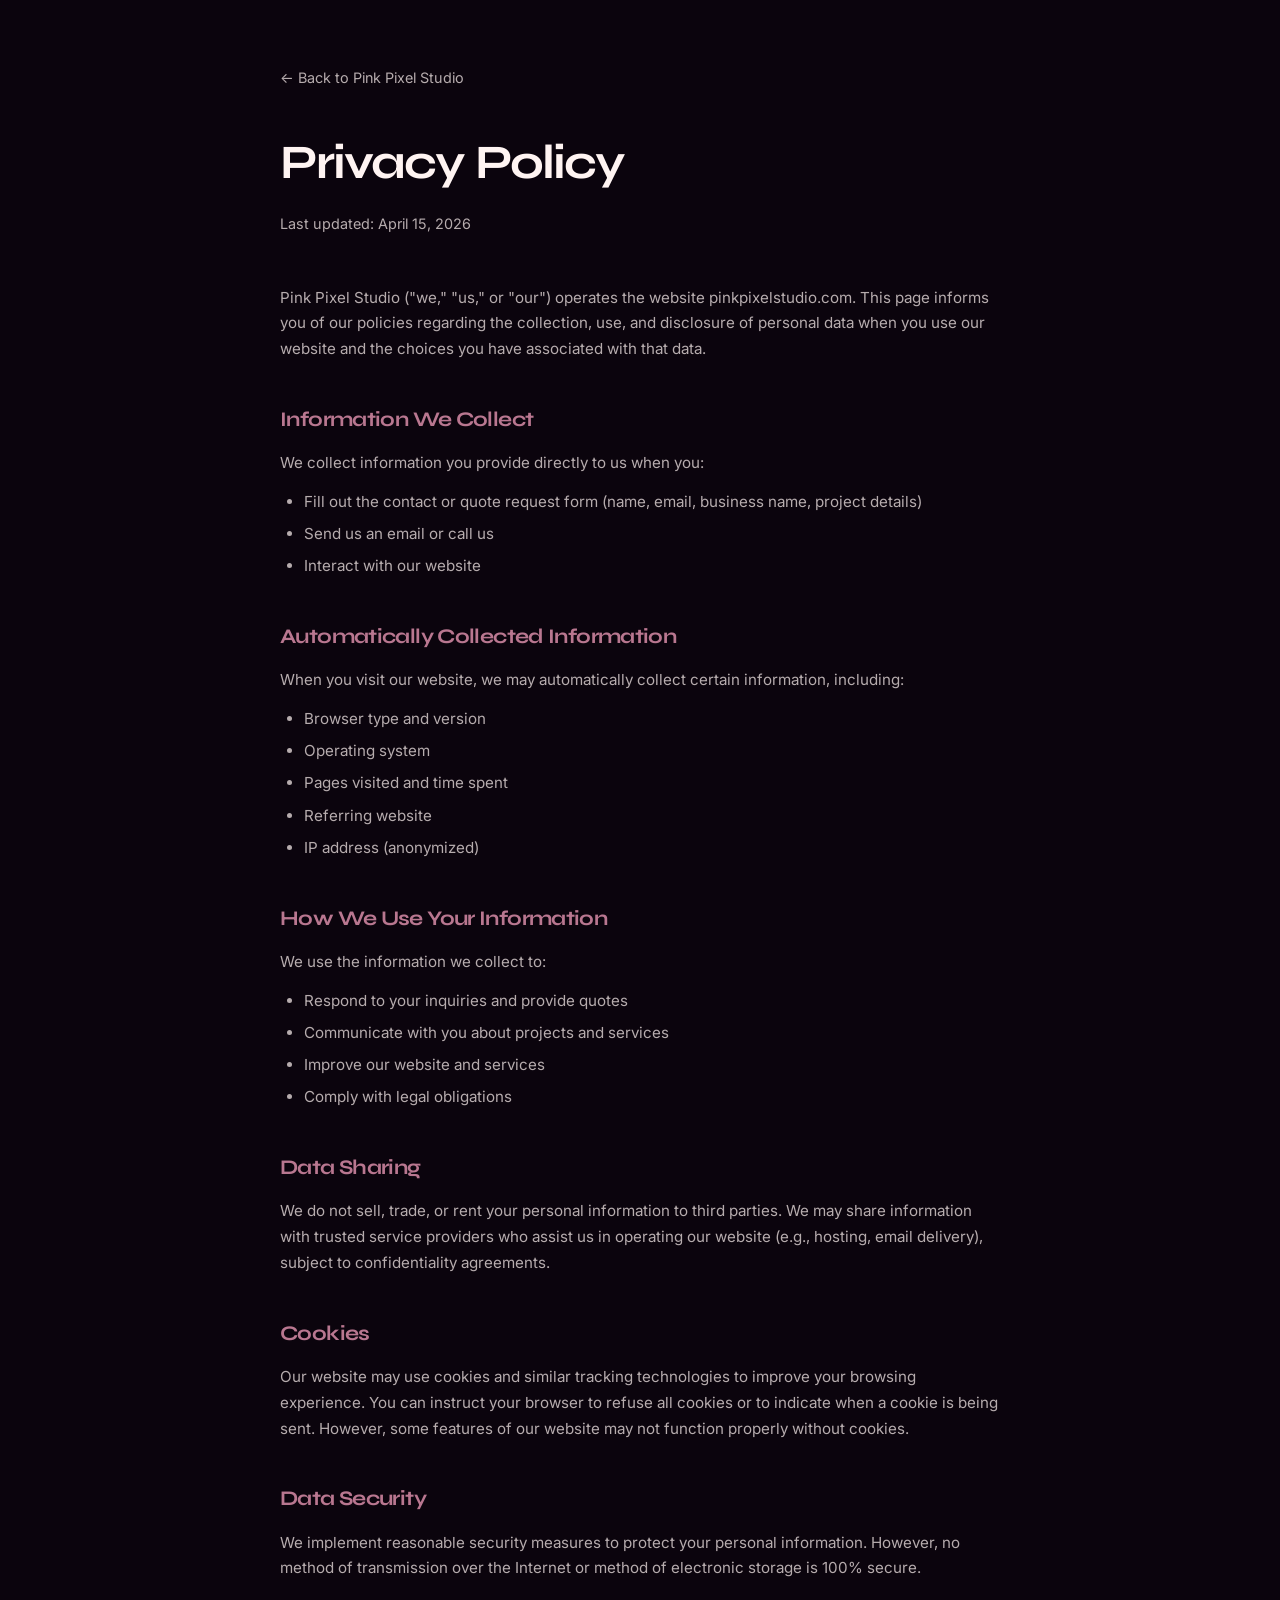
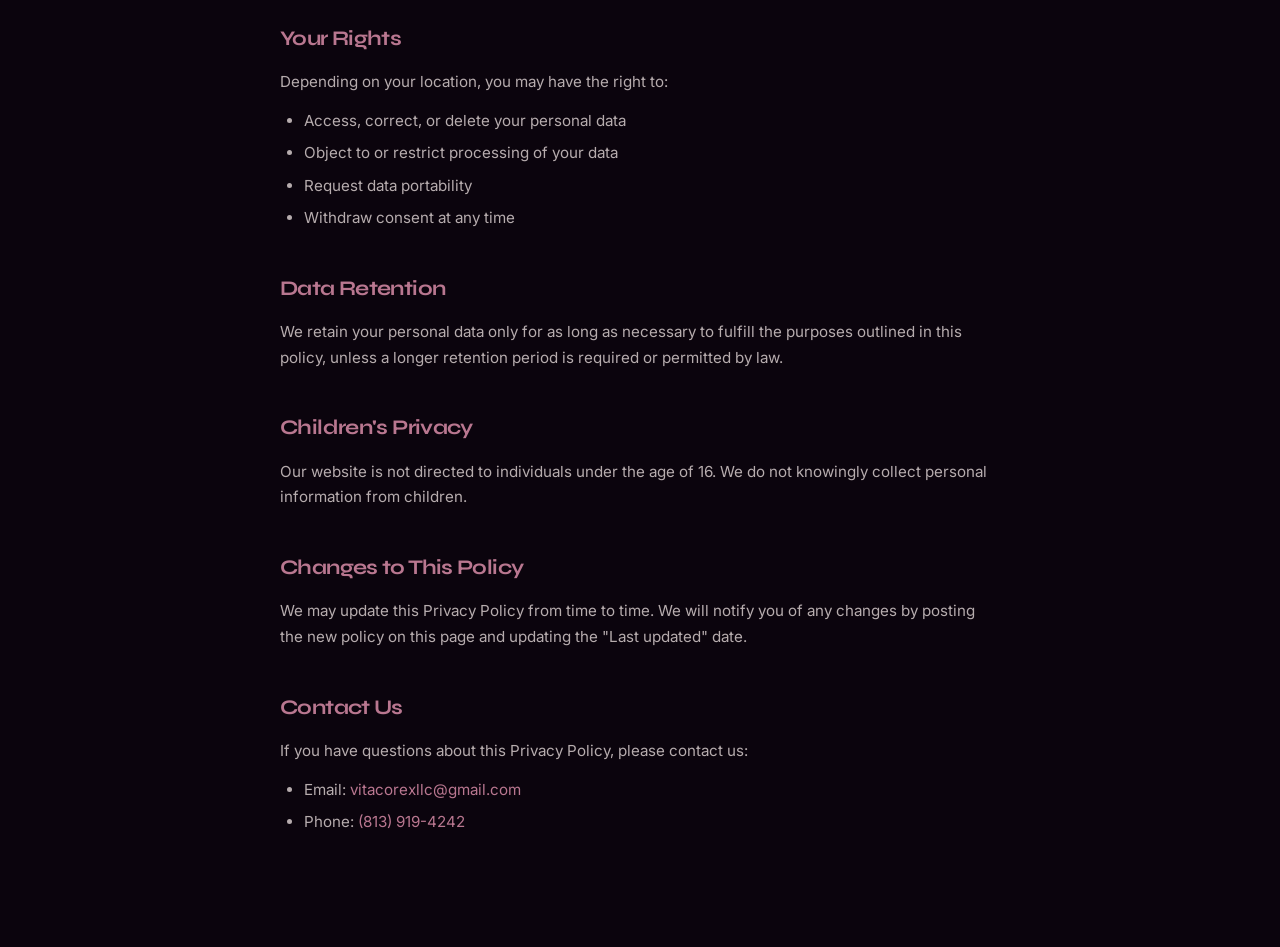
<file: privacy.html>
<!DOCTYPE html>
<html lang="en">
<head>
  <meta charset="UTF-8" />
  <meta name="viewport" content="width=device-width, initial-scale=1.0" />
  <title>Privacy Policy — Pink Pixel Studio</title>
  <meta name="description" content="Privacy Policy for Pink Pixel Studio. Learn how we collect, use, and protect your personal information." />
  <link rel="preconnect" href="https://fonts.googleapis.com" />
  <link rel="preconnect" href="https://fonts.gstatic.com" crossorigin />
  <link href="https://fonts.googleapis.com/css2?family=Inter:wght@400;500;600;700&family=Syne:wght@700;800&display=swap" rel="stylesheet" />
  <style>
    *, *::before, *::after { box-sizing: border-box; margin: 0; padding: 0; }
    :root {
      --bg: #0b040d; --text: #fff4f2; --text-soft: rgba(255,244,242,0.7);
      --accent: #b97790; --surface: rgba(255,248,249,0.04); --line: rgba(240,214,220,0.1);
    }
    body { font-family: "Inter", sans-serif; background: var(--bg); color: var(--text); line-height: 1.7; }
    a { color: var(--accent); text-decoration: none; }
    a:hover { text-decoration: underline; }
    .container { max-width: 48rem; margin: 0 auto; padding: 4rem 1.5rem 6rem; }
    .back-link { display: inline-flex; align-items: center; gap: 0.4rem; margin-bottom: 2rem; color: var(--text-soft); font-size: 0.9rem; }
    .back-link:hover { color: var(--text); }
    h1 { font-family: "Syne", sans-serif; font-size: clamp(2rem, 5vw, 3rem); letter-spacing: -0.04em; margin-bottom: 0.5rem; }
    .updated { color: var(--text-soft); font-size: 0.9rem; margin-bottom: 3rem; }
    h2 { font-family: "Syne", sans-serif; font-size: 1.3rem; letter-spacing: -0.03em; margin: 2.5rem 0 0.8rem; color: var(--accent); }
    p, li { color: var(--text-soft); font-size: 0.95rem; margin-bottom: 0.8rem; }
    ul { padding-left: 1.5rem; margin-bottom: 1rem; }
    li { margin-bottom: 0.4rem; }
  </style>
</head>
<body>
  <div class="container">
    <a href="index.html" class="back-link">&larr; Back to Pink Pixel Studio</a>
    <h1>Privacy Policy</h1>
    <p class="updated">Last updated: April 15, 2026</p>

    <p>Pink Pixel Studio ("we," "us," or "our") operates the website pinkpixelstudio.com. This page informs you of our policies regarding the collection, use, and disclosure of personal data when you use our website and the choices you have associated with that data.</p>

    <h2>Information We Collect</h2>
    <p>We collect information you provide directly to us when you:</p>
    <ul>
      <li>Fill out the contact or quote request form (name, email, business name, project details)</li>
      <li>Send us an email or call us</li>
      <li>Interact with our website</li>
    </ul>

    <h2>Automatically Collected Information</h2>
    <p>When you visit our website, we may automatically collect certain information, including:</p>
    <ul>
      <li>Browser type and version</li>
      <li>Operating system</li>
      <li>Pages visited and time spent</li>
      <li>Referring website</li>
      <li>IP address (anonymized)</li>
    </ul>

    <h2>How We Use Your Information</h2>
    <p>We use the information we collect to:</p>
    <ul>
      <li>Respond to your inquiries and provide quotes</li>
      <li>Communicate with you about projects and services</li>
      <li>Improve our website and services</li>
      <li>Comply with legal obligations</li>
    </ul>

    <h2>Data Sharing</h2>
    <p>We do not sell, trade, or rent your personal information to third parties. We may share information with trusted service providers who assist us in operating our website (e.g., hosting, email delivery), subject to confidentiality agreements.</p>

    <h2>Cookies</h2>
    <p>Our website may use cookies and similar tracking technologies to improve your browsing experience. You can instruct your browser to refuse all cookies or to indicate when a cookie is being sent. However, some features of our website may not function properly without cookies.</p>

    <h2>Data Security</h2>
    <p>We implement reasonable security measures to protect your personal information. However, no method of transmission over the Internet or method of electronic storage is 100% secure.</p>

    <h2>Your Rights</h2>
    <p>Depending on your location, you may have the right to:</p>
    <ul>
      <li>Access, correct, or delete your personal data</li>
      <li>Object to or restrict processing of your data</li>
      <li>Request data portability</li>
      <li>Withdraw consent at any time</li>
    </ul>

    <h2>Data Retention</h2>
    <p>We retain your personal data only for as long as necessary to fulfill the purposes outlined in this policy, unless a longer retention period is required or permitted by law.</p>

    <h2>Children's Privacy</h2>
    <p>Our website is not directed to individuals under the age of 16. We do not knowingly collect personal information from children.</p>

    <h2>Changes to This Policy</h2>
    <p>We may update this Privacy Policy from time to time. We will notify you of any changes by posting the new policy on this page and updating the "Last updated" date.</p>

    <h2>Contact Us</h2>
    <p>If you have questions about this Privacy Policy, please contact us:</p>
    <ul>
      <li>Email: <a href="mailto:vitacorexllc@gmail.com">vitacorexllc@gmail.com</a></li>
      <li>Phone: <a href="tel:+18139194242">(813) 919-4242</a></li>
    </ul>
  </div>
</body>
</html>
</file>
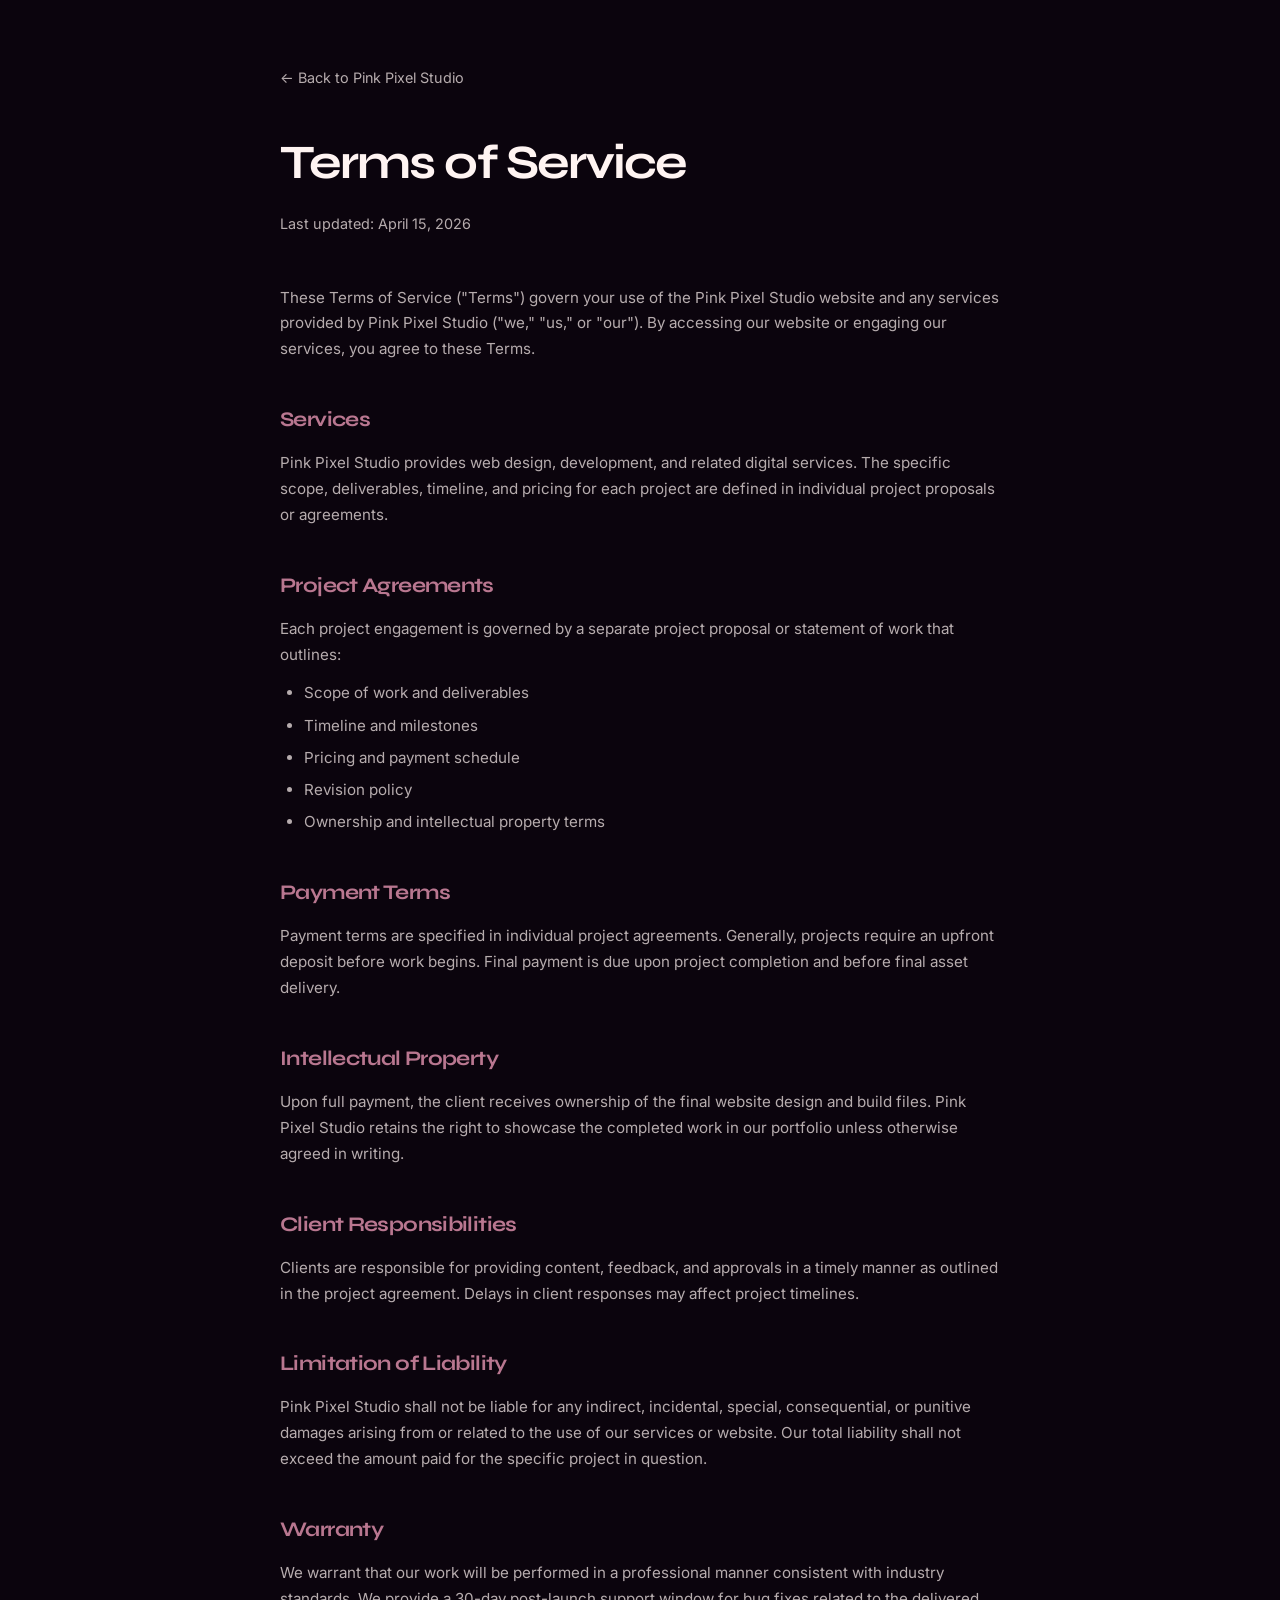
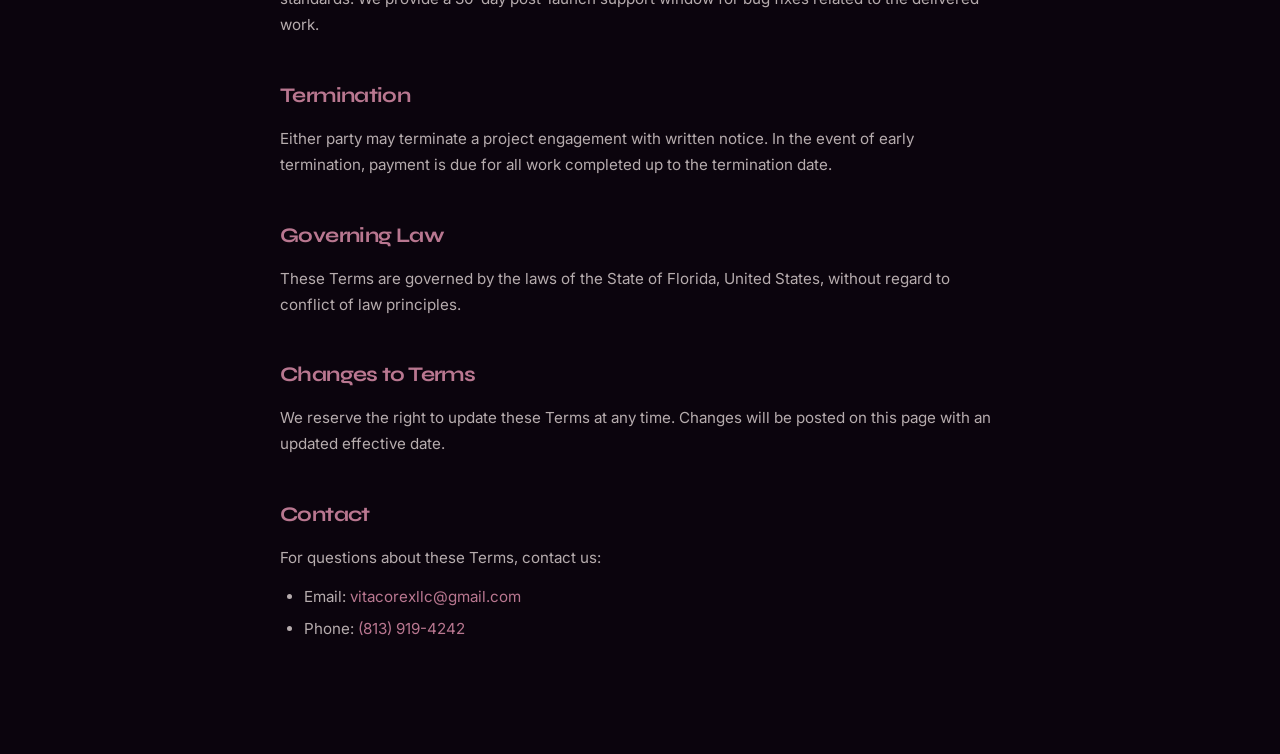
<file: terms.html>
<!DOCTYPE html>
<html lang="en">
<head>
  <meta charset="UTF-8" />
  <meta name="viewport" content="width=device-width, initial-scale=1.0" />
  <title>Terms of Service — Pink Pixel Studio</title>
  <meta name="description" content="Terms of Service for Pink Pixel Studio web design and development services." />
  <link rel="preconnect" href="https://fonts.googleapis.com" />
  <link rel="preconnect" href="https://fonts.gstatic.com" crossorigin />
  <link href="https://fonts.googleapis.com/css2?family=Inter:wght@400;500;600;700&family=Syne:wght@700;800&display=swap" rel="stylesheet" />
  <style>
    *, *::before, *::after { box-sizing: border-box; margin: 0; padding: 0; }
    :root {
      --bg: #0b040d; --text: #fff4f2; --text-soft: rgba(255,244,242,0.7);
      --accent: #b97790; --surface: rgba(255,248,249,0.04); --line: rgba(240,214,220,0.1);
    }
    body { font-family: "Inter", sans-serif; background: var(--bg); color: var(--text); line-height: 1.7; }
    a { color: var(--accent); text-decoration: none; }
    a:hover { text-decoration: underline; }
    .container { max-width: 48rem; margin: 0 auto; padding: 4rem 1.5rem 6rem; }
    .back-link { display: inline-flex; align-items: center; gap: 0.4rem; margin-bottom: 2rem; color: var(--text-soft); font-size: 0.9rem; }
    .back-link:hover { color: var(--text); }
    h1 { font-family: "Syne", sans-serif; font-size: clamp(2rem, 5vw, 3rem); letter-spacing: -0.04em; margin-bottom: 0.5rem; }
    .updated { color: var(--text-soft); font-size: 0.9rem; margin-bottom: 3rem; }
    h2 { font-family: "Syne", sans-serif; font-size: 1.3rem; letter-spacing: -0.03em; margin: 2.5rem 0 0.8rem; color: var(--accent); }
    p, li { color: var(--text-soft); font-size: 0.95rem; margin-bottom: 0.8rem; }
    ul { padding-left: 1.5rem; margin-bottom: 1rem; }
    li { margin-bottom: 0.4rem; }
  </style>
</head>
<body>
  <div class="container">
    <a href="index.html" class="back-link">&larr; Back to Pink Pixel Studio</a>
    <h1>Terms of Service</h1>
    <p class="updated">Last updated: April 15, 2026</p>

    <p>These Terms of Service ("Terms") govern your use of the Pink Pixel Studio website and any services provided by Pink Pixel Studio ("we," "us," or "our"). By accessing our website or engaging our services, you agree to these Terms.</p>

    <h2>Services</h2>
    <p>Pink Pixel Studio provides web design, development, and related digital services. The specific scope, deliverables, timeline, and pricing for each project are defined in individual project proposals or agreements.</p>

    <h2>Project Agreements</h2>
    <p>Each project engagement is governed by a separate project proposal or statement of work that outlines:</p>
    <ul>
      <li>Scope of work and deliverables</li>
      <li>Timeline and milestones</li>
      <li>Pricing and payment schedule</li>
      <li>Revision policy</li>
      <li>Ownership and intellectual property terms</li>
    </ul>

    <h2>Payment Terms</h2>
    <p>Payment terms are specified in individual project agreements. Generally, projects require an upfront deposit before work begins. Final payment is due upon project completion and before final asset delivery.</p>

    <h2>Intellectual Property</h2>
    <p>Upon full payment, the client receives ownership of the final website design and build files. Pink Pixel Studio retains the right to showcase the completed work in our portfolio unless otherwise agreed in writing.</p>

    <h2>Client Responsibilities</h2>
    <p>Clients are responsible for providing content, feedback, and approvals in a timely manner as outlined in the project agreement. Delays in client responses may affect project timelines.</p>

    <h2>Limitation of Liability</h2>
    <p>Pink Pixel Studio shall not be liable for any indirect, incidental, special, consequential, or punitive damages arising from or related to the use of our services or website. Our total liability shall not exceed the amount paid for the specific project in question.</p>

    <h2>Warranty</h2>
    <p>We warrant that our work will be performed in a professional manner consistent with industry standards. We provide a 30-day post-launch support window for bug fixes related to the delivered work.</p>

    <h2>Termination</h2>
    <p>Either party may terminate a project engagement with written notice. In the event of early termination, payment is due for all work completed up to the termination date.</p>

    <h2>Governing Law</h2>
    <p>These Terms are governed by the laws of the State of Florida, United States, without regard to conflict of law principles.</p>

    <h2>Changes to Terms</h2>
    <p>We reserve the right to update these Terms at any time. Changes will be posted on this page with an updated effective date.</p>

    <h2>Contact</h2>
    <p>For questions about these Terms, contact us:</p>
    <ul>
      <li>Email: <a href="mailto:vitacorexllc@gmail.com">vitacorexllc@gmail.com</a></li>
      <li>Phone: <a href="tel:+18139194242">(813) 919-4242</a></li>
    </ul>
  </div>
</body>
</html>
</file>
